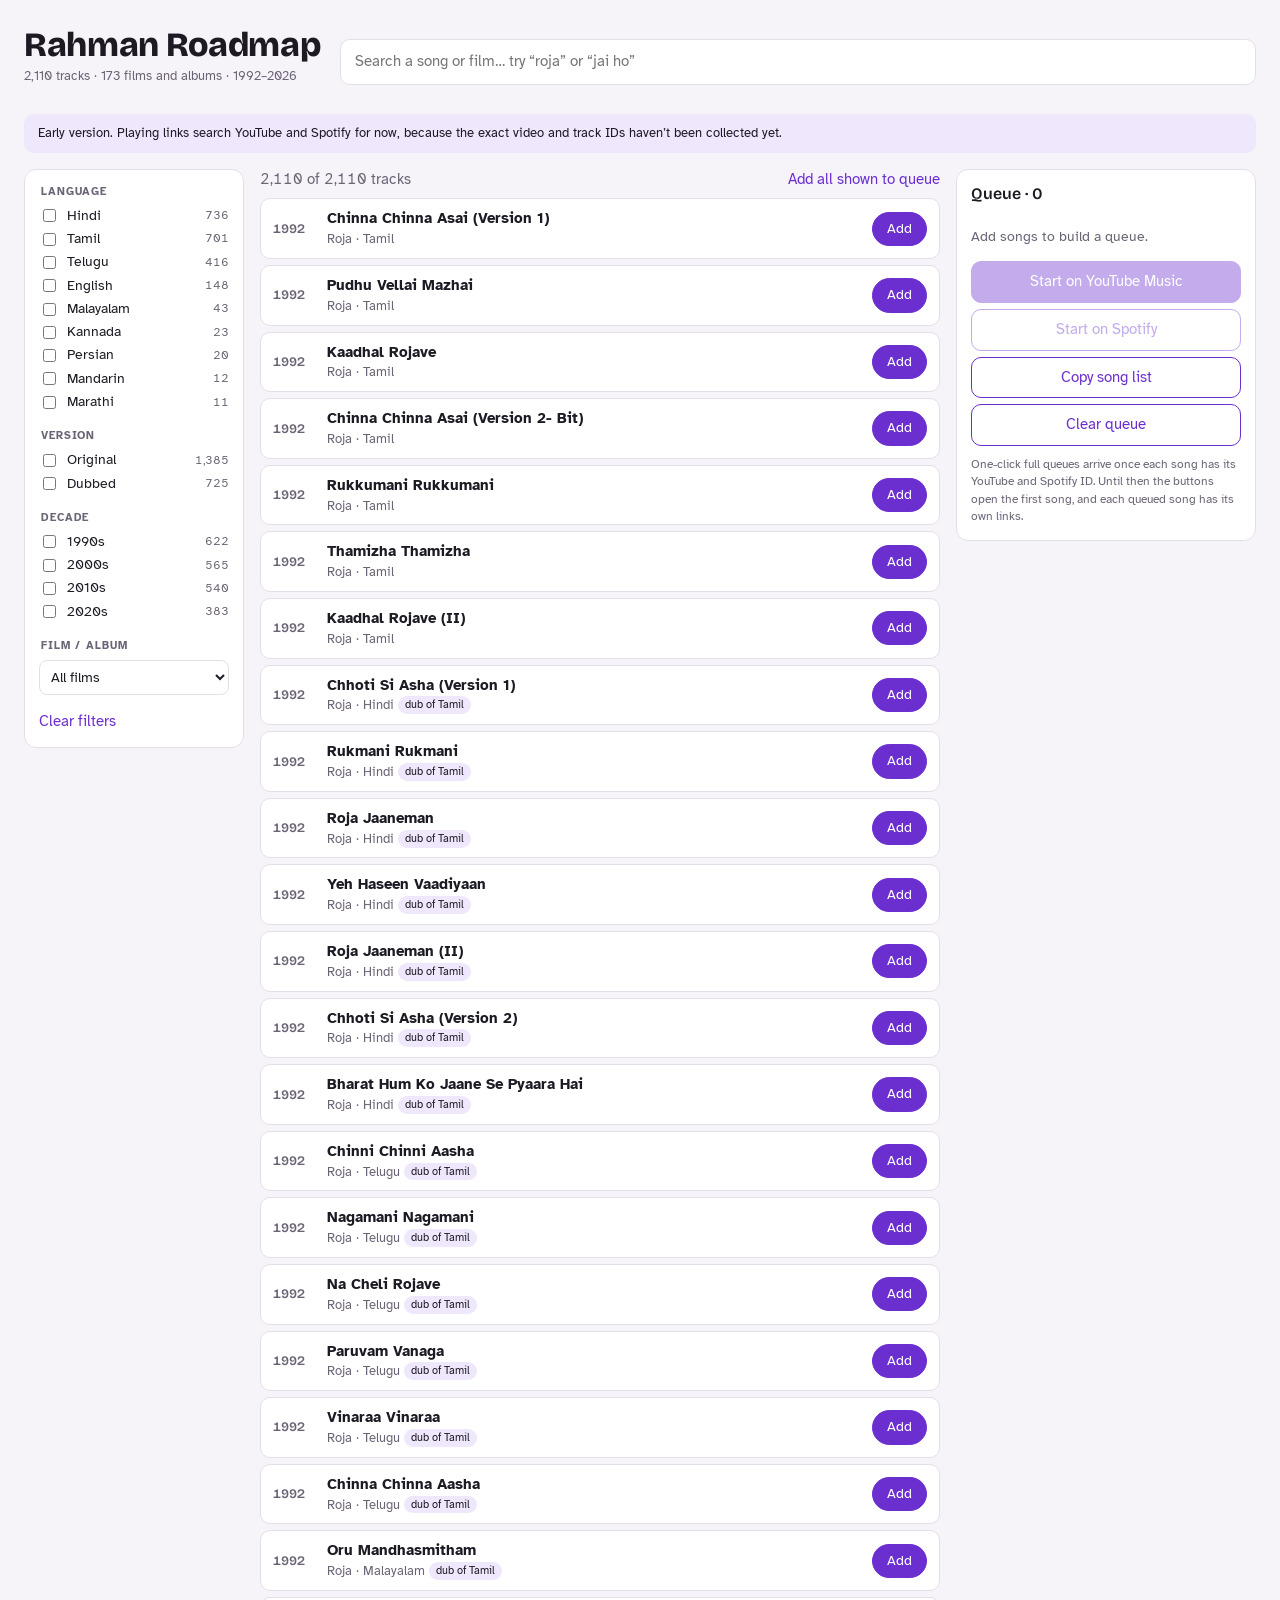
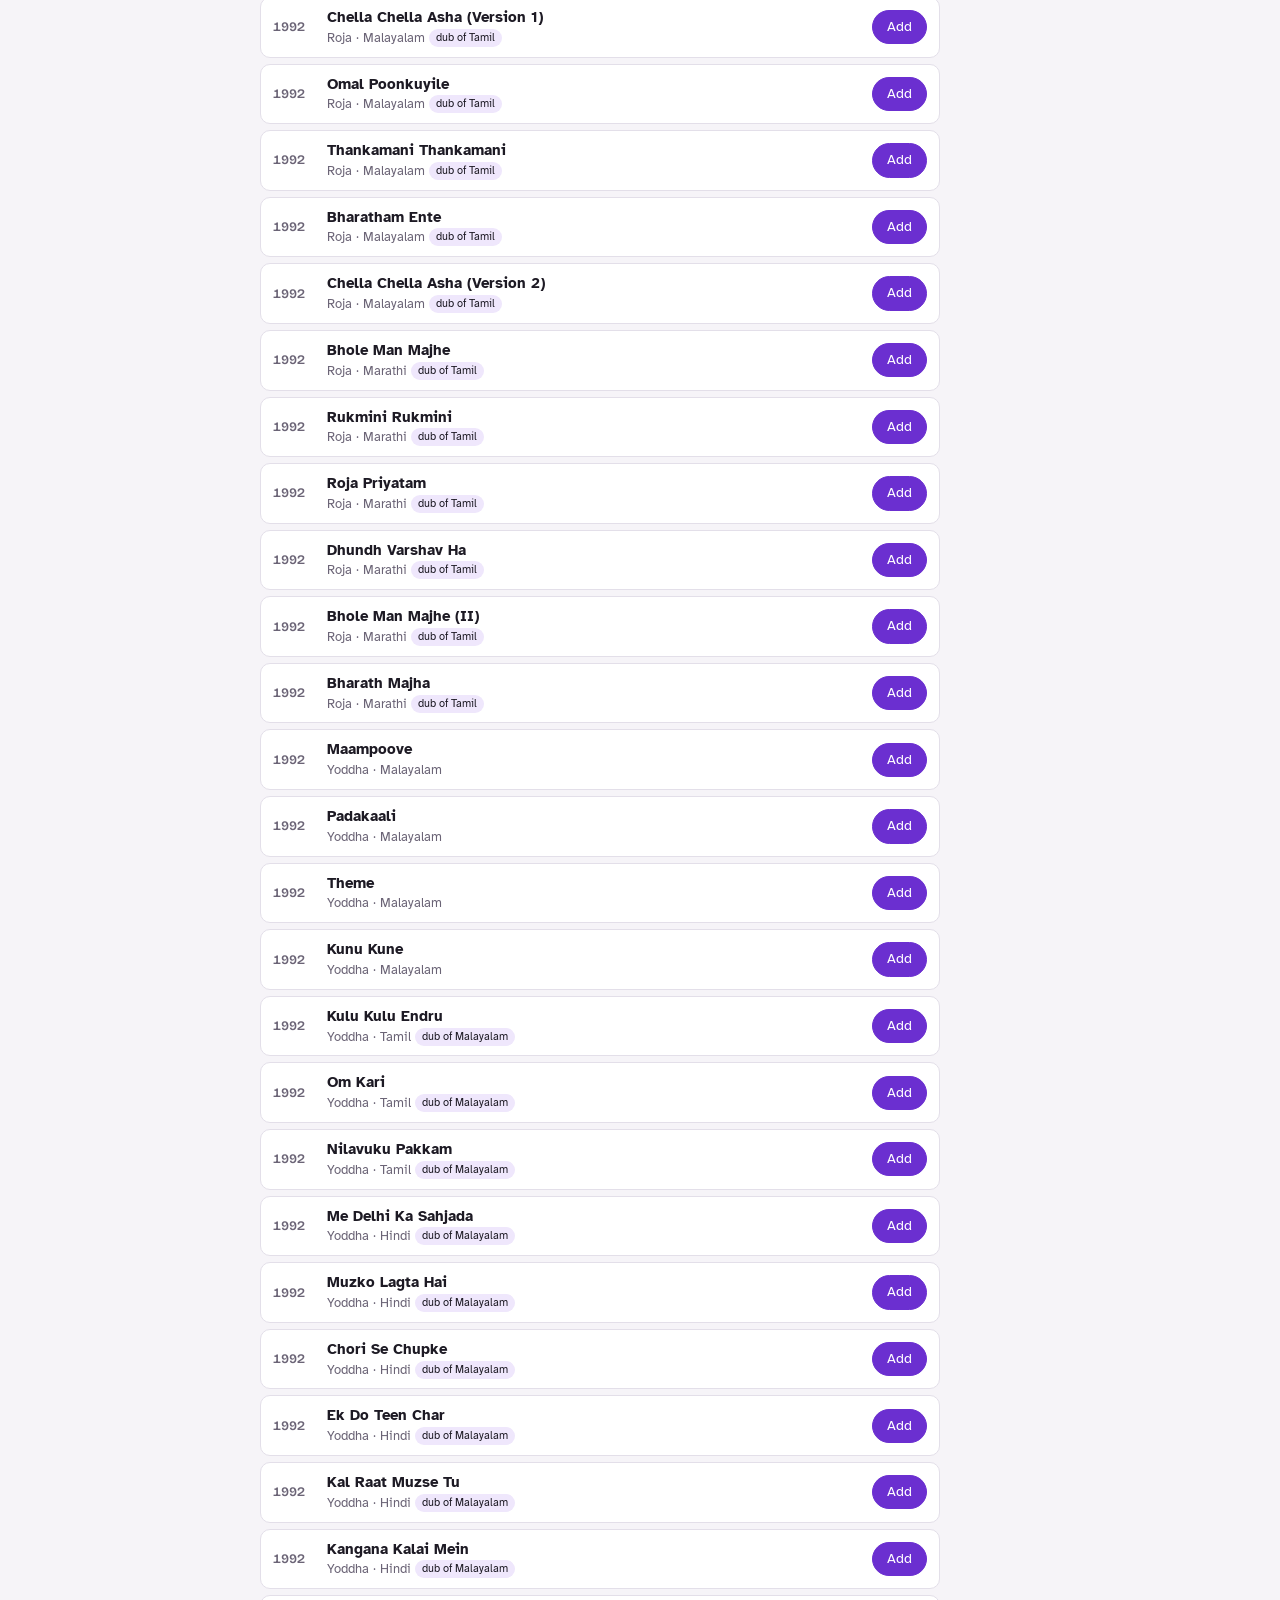
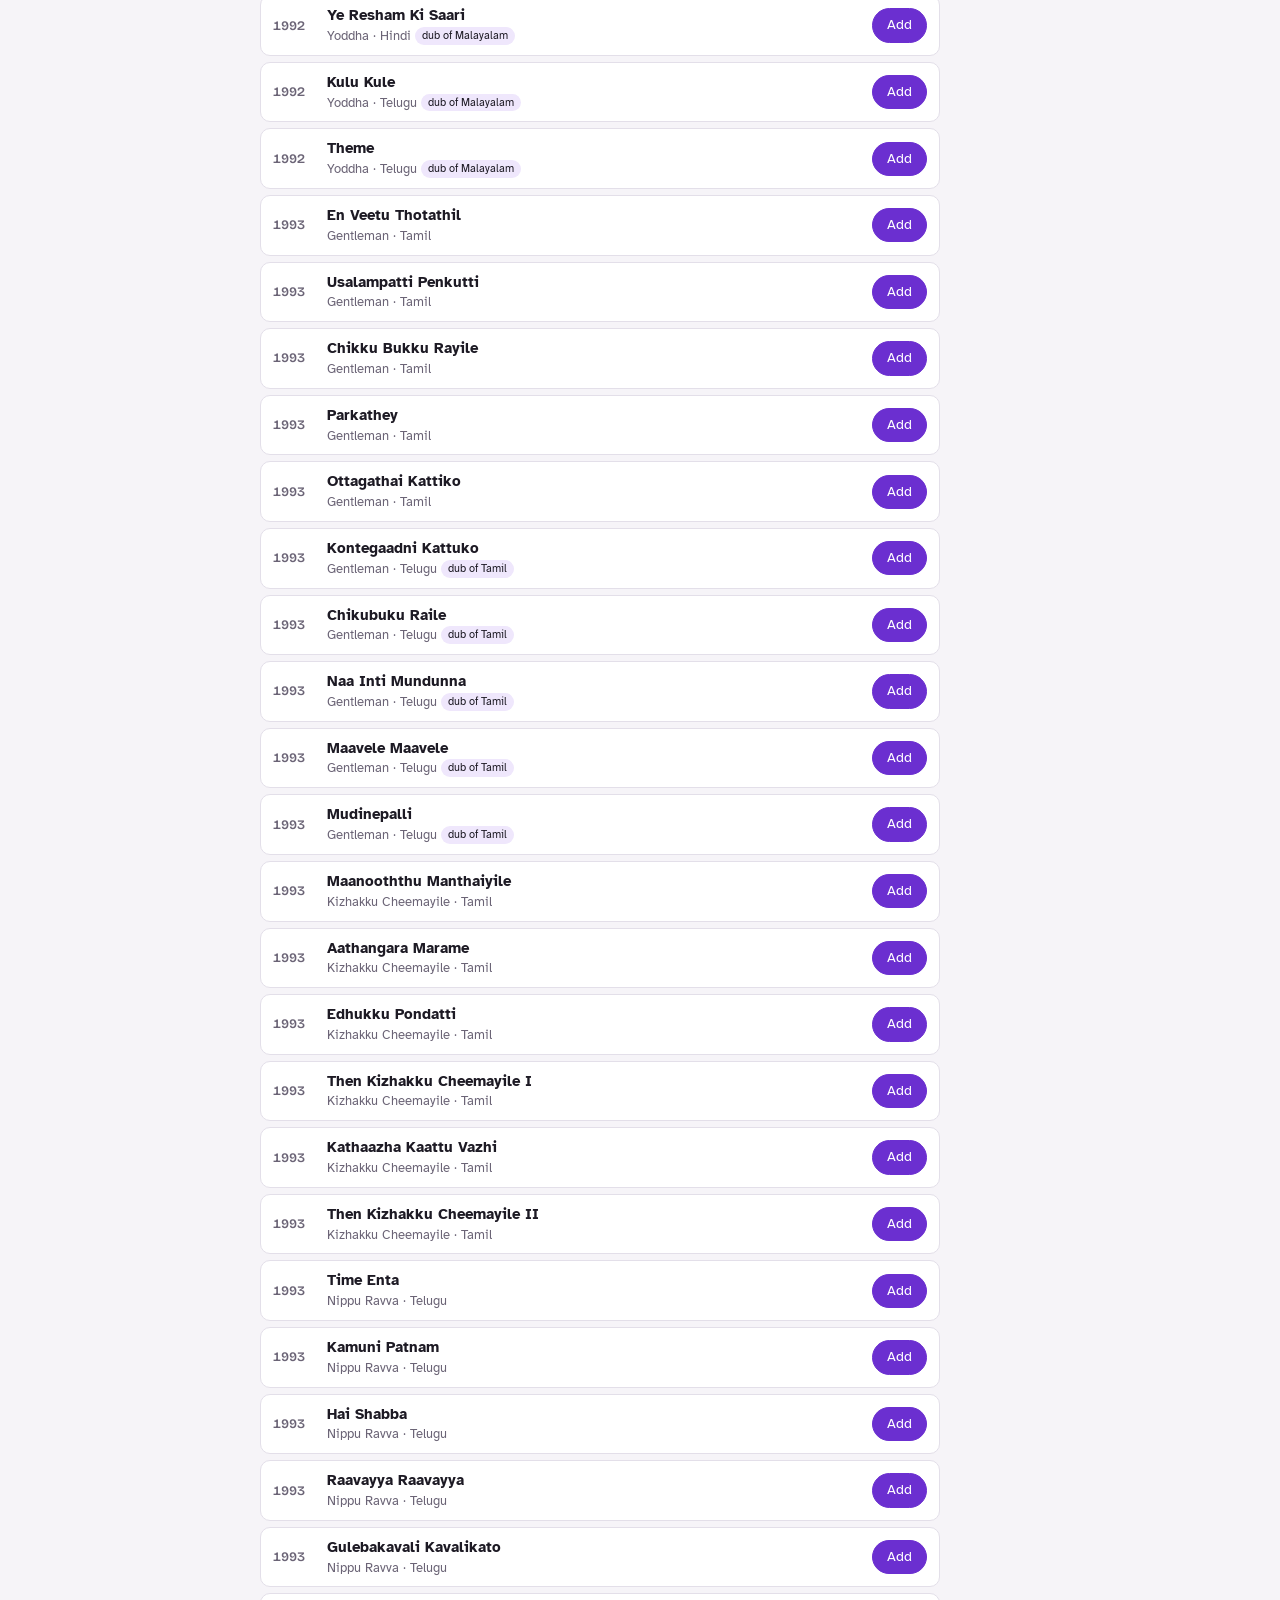
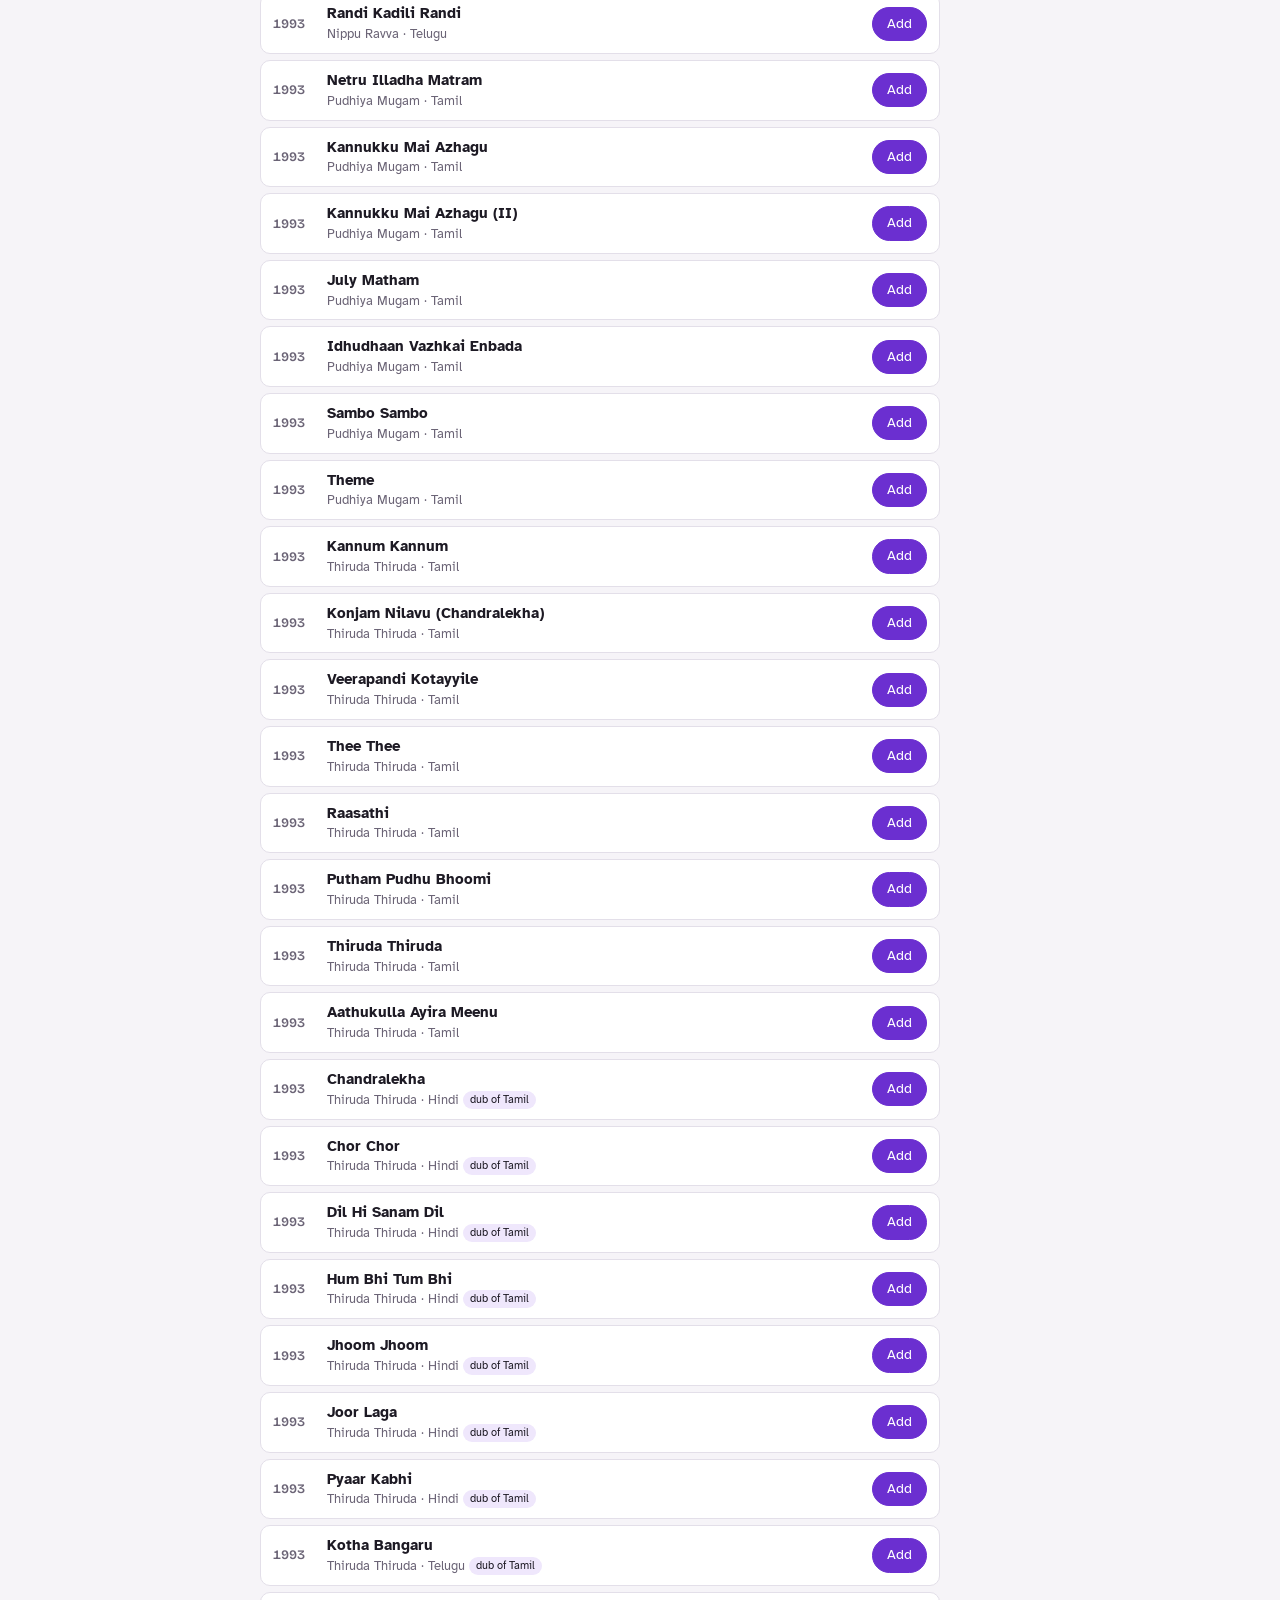
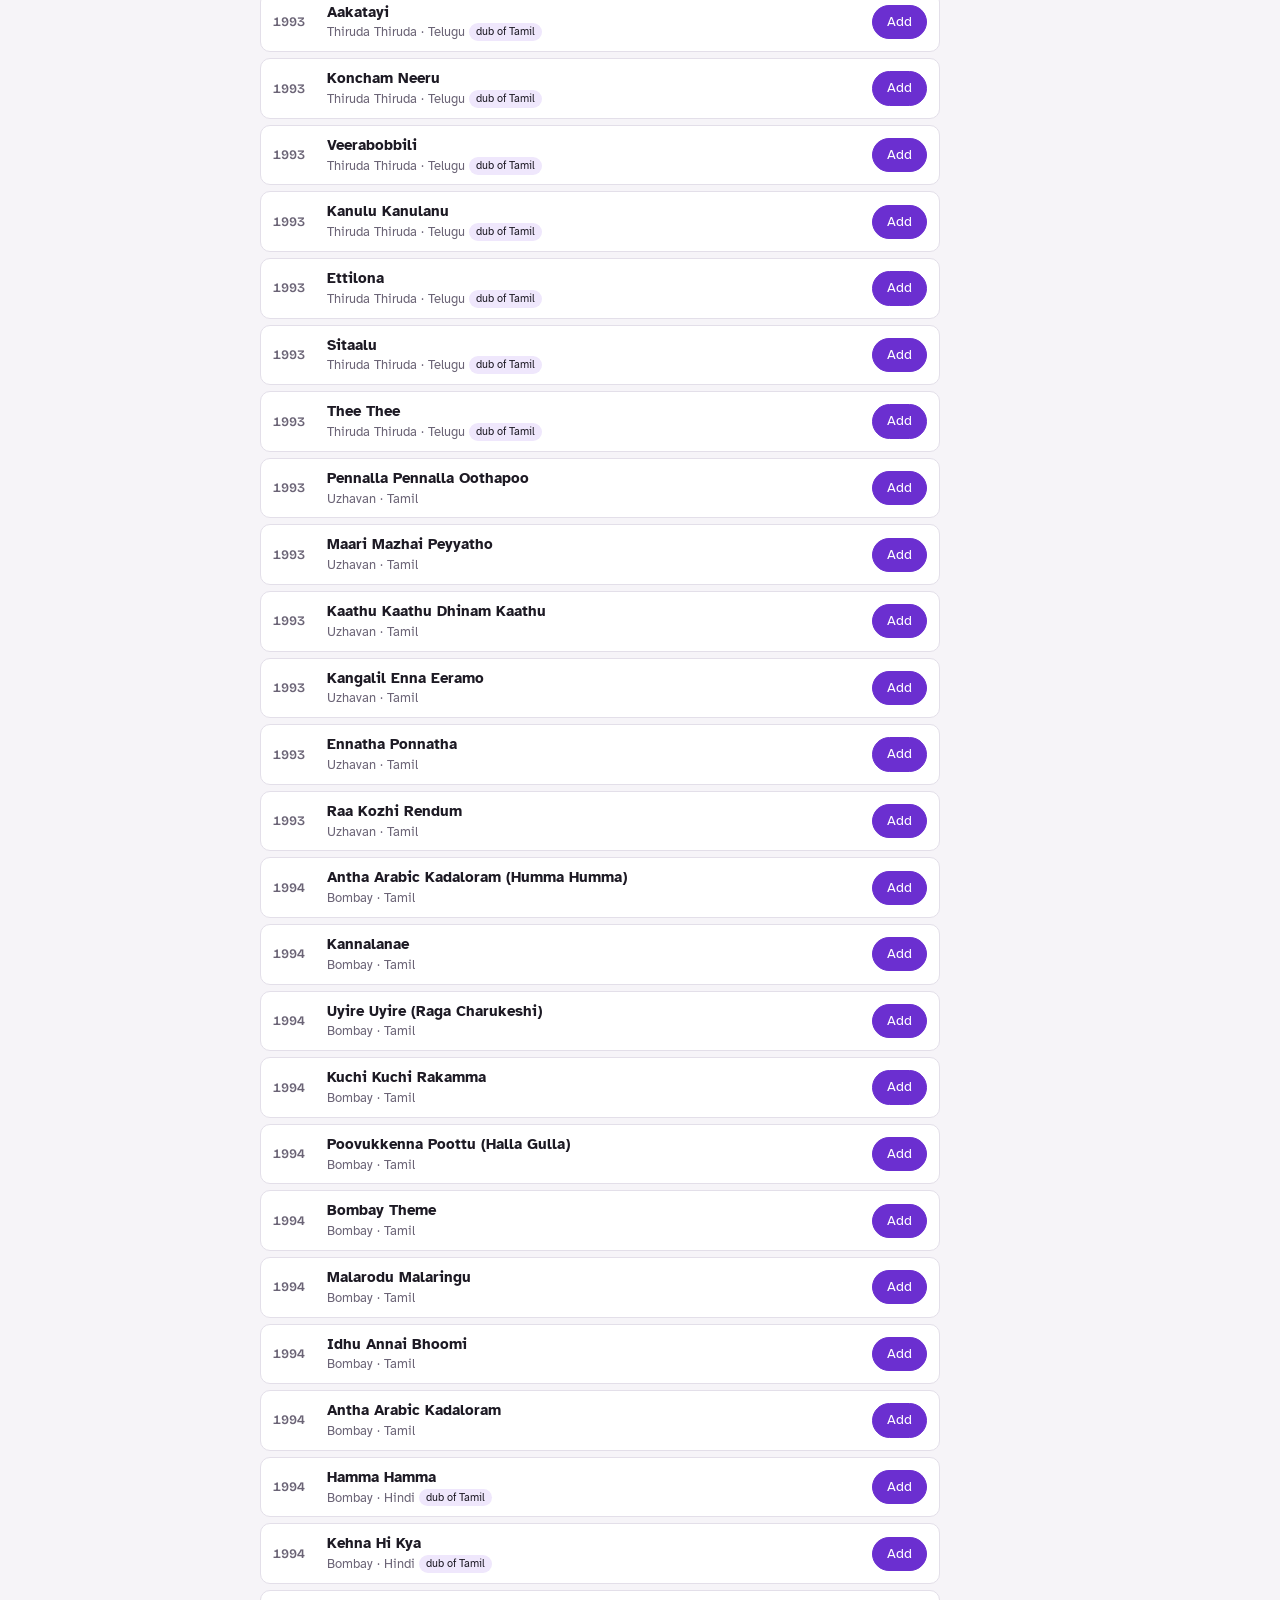
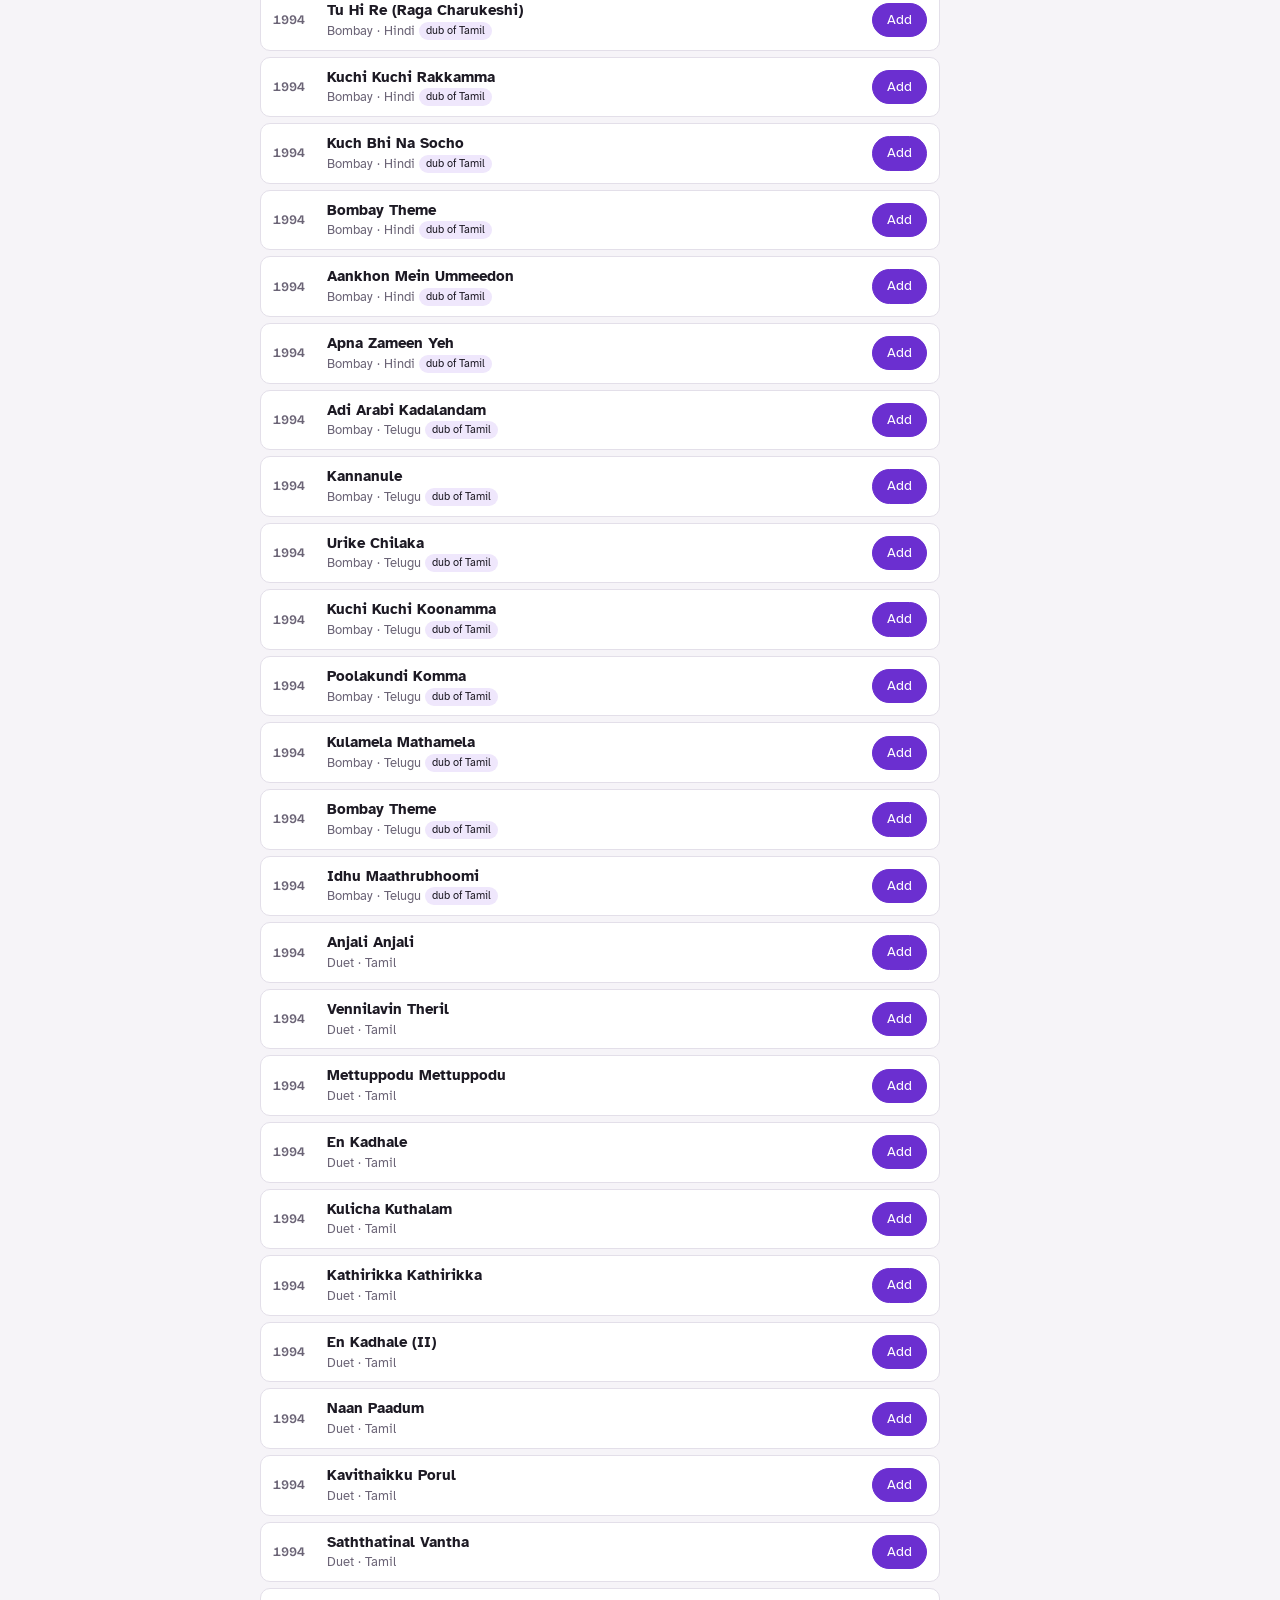
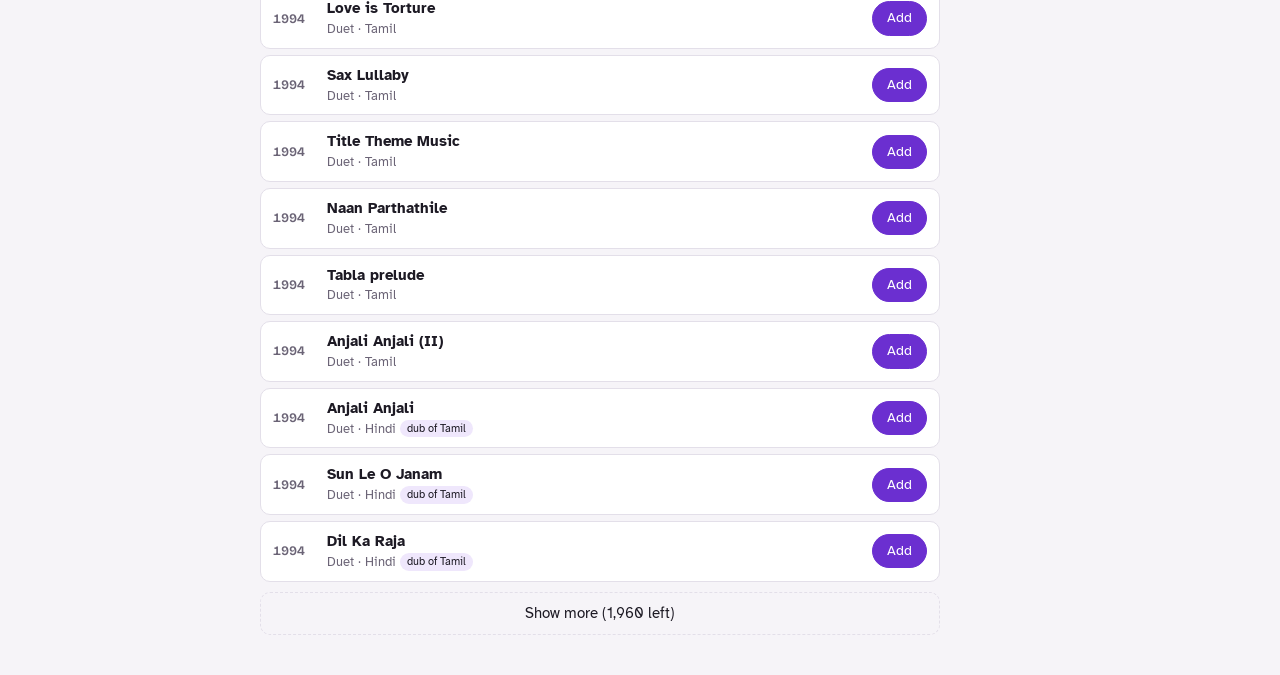
<file: index.html>
<!doctype html>
<html lang="en">
<head>
<meta charset="utf-8">
<meta name="viewport" content="width=device-width, initial-scale=1">
<title>Rahman Roadmap</title>
<link rel="preconnect" href="https://fonts.googleapis.com">
<link rel="stylesheet" href="https://fonts.googleapis.com/css2?family=Bricolage+Grotesque:opsz,wght@12..96,600;12..96,800&family=Atkinson+Hyperlegible:wght@400;700&display=swap">
<style>
/* Layout: three columns on desktop (filters | tracks | queue), one stacked column on phones */
:root {
  --bg: #f6f4f8; --panel: #ffffff; --fg: #1d1a24; --muted: #6b6476; --line: #e3dfe9;
  --accent: #6b2fd0; --accent-soft: #efe7fc; --on-accent: #ffffff;
  --display: "Bricolage Grotesque", "Segoe UI", system-ui, sans-serif;
  --body: "Atkinson Hyperlegible", system-ui, -apple-system, sans-serif;
}
@media (prefers-color-scheme: dark) {
  :root:not([data-theme="light"]) {
    --bg: #141118; --panel: #1d1923; --fg: #ece8f2; --muted: #9d95aa; --line: #2f2938;
    --accent: #b28cff; --accent-soft: #2c2240; --on-accent: #160f22; color-scheme: dark;
  }
}
:root[data-theme="dark"] {
  --bg: #141118; --panel: #1d1923; --fg: #ece8f2; --muted: #9d95aa; --line: #2f2938;
  --accent: #b28cff; --accent-soft: #2c2240; --on-accent: #160f22; color-scheme: dark;
}
* { box-sizing: border-box; }
body { background: var(--bg); color: var(--fg); font: 15px/1.45 var(--body); padding-inline: 16px; padding-block: 0 32px; }
header { display: flex; flex-wrap: wrap; gap: 12px 20px; align-items: end; padding-block: 20px 16px; }
h1 { font: 800 clamp(24px, 4vw, 34px)/1 var(--display); margin: 0; letter-spacing: -0.01em; text-wrap: balance; }
h1 small { display: block; font: 400 13px/1.3 var(--body); color: var(--muted); letter-spacing: 0; margin-top: 6px; }
#q { flex: 1 1 280px; min-width: 0; padding: 11px 14px; font: inherit; border: 1px solid var(--line); border-radius: 10px; background: var(--panel); color: var(--fg); }
#q:focus-visible, button:focus-visible, a:focus-visible, select:focus-visible, input:focus-visible { outline: 2px solid var(--accent); outline-offset: 2px; }
.preview-note { background: var(--accent-soft); border-radius: 10px; padding: 10px 14px; font-size: 13px; margin-bottom: 16px; }
main { display: grid; grid-template-columns: 220px minmax(0, 1fr) 300px; gap: 16px; align-items: start; }
.panel { background: var(--panel); border: 1px solid var(--line); border-radius: 12px; padding: 14px; position: sticky; top: calc(env(safe-area-inset-top, 0px) + 12px); }
.panel h2 { font: 600 16px var(--display); margin: 0 0 10px; }
fieldset { border: 0; padding: 0; margin: 0 0 16px; display: grid; gap: 3px; }
legend { font-size: 11px; font-weight: 700; text-transform: uppercase; letter-spacing: .08em; color: var(--muted); margin-bottom: 6px; }
fieldset label { display: flex; gap: 8px; align-items: center; font-size: 14px; }
fieldset label span { margin-left: auto; color: var(--muted); font-size: 12px; font-variant-numeric: tabular-nums; }
select { width: 100%; padding: 7px; font: inherit; font-size: 14px; border: 1px solid var(--line); border-radius: 8px; background: var(--panel); color: var(--fg); }
.status { color: var(--muted); margin: 0 0 8px; font-variant-numeric: tabular-nums; display: flex; justify-content: space-between; gap: 8px; flex-wrap: wrap; }
.linkish { background: none; border: 0; color: var(--accent); padding: 0; font: inherit; cursor: pointer; }
#list { list-style: none; margin: 0; padding: 0; display: grid; gap: 6px; }
#list li { display: flex; gap: 12px; align-items: center; background: var(--panel); border: 1px solid var(--line); border-radius: 10px; padding: 9px 12px; }
.year { font: 600 13px var(--display); color: var(--muted); width: 3.2em; flex: none; font-variant-numeric: tabular-nums; }
.meta { flex: 1; min-width: 0; }
.t { font-weight: 700; overflow-wrap: anywhere; }
.s { color: var(--muted); font-size: 13px; }
.chip { display: inline-block; font-size: 11px; padding: 1px 7px; border-radius: 99px; background: var(--accent-soft); color: var(--fg); margin-left: 4px; vertical-align: 1px; }
button.add { flex: none; padding: 6px 14px; border-radius: 99px; border: 1px solid var(--accent); background: var(--accent); color: var(--on-accent); font: inherit; font-size: 14px; cursor: pointer; }
button.add.on { background: transparent; color: var(--accent); }
#more { margin-top: 10px; width: 100%; padding: 10px; border: 1px dashed var(--line); background: transparent; color: var(--fg); border-radius: 10px; font: inherit; cursor: pointer; }
#queue-list { margin: 0 0 12px; padding-left: 22px; max-height: 45vh; overflow: auto; font-size: 14px; }
#queue-list li { margin-bottom: 6px; }
#queue-list a { color: var(--accent); font-size: 12px; margin-right: 6px; }
#queue-list button { background: none; border: 0; color: var(--muted); cursor: pointer; font: inherit; font-size: 12px; padding: 0; }
.empty { color: var(--muted); font-size: 14px; }
.actions { display: grid; gap: 6px; }
.btn { display: block; text-align: center; padding: 9px 12px; border-radius: 10px; background: var(--accent); color: var(--on-accent); text-decoration: none; border: 1px solid var(--accent); font: inherit; cursor: pointer; }
.btn.ghost { background: transparent; color: var(--accent); }
.btn[aria-disabled="true"] { opacity: .4; pointer-events: none; }
#copy-box { width: 100%; height: 90px; margin-top: 8px; font: 12px/1.4 ui-monospace, monospace; background: var(--bg); color: var(--fg); border: 1px solid var(--line); border-radius: 8px; }
.note { color: var(--muted); font-size: 12px; margin: 10px 0 0; }
@media (max-width: 960px) {
  main { grid-template-columns: minmax(0, 1fr); }
  .panel { position: static; }
  #queue { order: -1; }
}
@media (prefers-reduced-motion: reduce) { * { scroll-behavior: auto !important; } }
</style>
</head>
<body>

<header>
  <h1>Rahman Roadmap<small id="tagline"></small></h1>
  <input id="q" type="search" placeholder="Search a song or film… try “roja” or “jai ho”" autocomplete="off" aria-label="Search songs">
</header>
<p class="preview-note">Early version. Playing links search YouTube and Spotify for now, because the exact video and track IDs haven’t been collected yet.</p>

<main>
  <aside class="panel" id="filters" aria-label="Filters">
    <fieldset id="f-lang"><legend>Language</legend></fieldset>
    <fieldset id="f-version"><legend>Version</legend></fieldset>
    <fieldset id="f-decade"><legend>Decade</legend></fieldset>
    <fieldset><legend>Film / album</legend><select id="f-film" aria-label="Film or album"><option value="">All films</option></select></fieldset>
    <button class="linkish" id="reset">Clear filters</button>
  </aside>

  <section aria-label="Songs">
    <p class="status"><span id="count"></span><button class="linkish" id="add-all">Add all shown to queue</button></p>
    <ul id="list"></ul>
    <button id="more" hidden>Show more</button>
  </section>

  <aside class="panel" id="queue" aria-label="Your queue">
    <h2>Queue · <span id="qn">0</span></h2>
    <ol id="queue-list"></ol>
    <p class="empty" id="q-empty">Add songs to build a queue.</p>
    <div class="actions">
      <a class="btn" id="yt" target="_blank" rel="noopener">Start on YouTube Music</a>
      <a class="btn ghost" id="sp" target="_blank" rel="noopener">Start on Spotify</a>
      <button class="btn ghost" id="copy">Copy song list</button>
      <button class="btn ghost" id="clear">Clear queue</button>
    </div>
    <textarea id="copy-box" readonly hidden aria-label="Song list to copy"></textarea>
    <p class="note">One-click full queues arrive once each song has its YouTube and Spotify ID. Until then the buttons open the first song, and each queued song has its own links.</p>
  </aside>
</main>

<script>
function start(RAW) {
const songs = RAW.map(([title, film, lang, year, dubOf], i) => ({
  id: i, title, film, lang, year, dubOf,
  decade: `${Math.floor(year / 10) * 10}s`,
  version: dubOf ? "Dubbed" : "Original",
}));
const norm = t => t.normalize("NFD").replace(/[̀-ͯ]/g, "").toLowerCase()
  .replace(/aa/g, "a").replace(/ee/g, "i").replace(/oo/g, "u").replace(/[^a-z0-9 ]/g, " ");
for (const s of songs) s.hay = norm(`${s.title} ${s.film} ${s.lang} ${s.year}`);

const $ = id => document.getElementById(id);
const PAGE = 150;
let limit = PAGE;
const sel = { lang: new Set(), version: new Set(), decade: new Set() };
let queue = [];
try { queue = JSON.parse(localStorage.getItem("rr-queue")) || []; } catch {}
const save = () => { try { localStorage.setItem("rr-queue", JSON.stringify(queue)); } catch {} };

const films = new Set(songs.map(s => s.film));
$("tagline").textContent = `${songs.length.toLocaleString()} tracks · ${films.size} films and albums · ${songs[0].year}–${songs[songs.length - 1].year}`;

function buildChecks(key, box, order) {
  const counts = new Map();
  for (const s of songs) counts.set(s[key], (counts.get(s[key]) || 0) + 1);
  const keys = [...counts.keys()].sort(order || ((a, b) => counts.get(b) - counts.get(a)));
  for (const k of keys) {
    const label = document.createElement("label");
    const cb = document.createElement("input");
    cb.type = "checkbox"; cb.id = `f-${key}-${k}`; cb.value = k;
    cb.onchange = () => { cb.checked ? sel[key].add(k) : sel[key].delete(k); limit = PAGE; render(); };
    const n = document.createElement("span"); n.textContent = counts.get(k).toLocaleString();
    label.append(cb, k, n);
    box.append(label);
  }
}
buildChecks("lang", $("f-lang"));
buildChecks("version", $("f-version"));
buildChecks("decade", $("f-decade"), (a, b) => a.localeCompare(b));
const filmYear = new Map();
for (const s of songs) if (!filmYear.has(s.film)) filmYear.set(s.film, s.year);
for (const [f, y] of [...filmYear].sort((a, b) => a[0].localeCompare(b[0]))) {
  const o = document.createElement("option"); o.value = f; o.textContent = `${f} (${y})`; $("f-film").append(o);
}
$("f-film").onchange = () => { limit = PAGE; render(); };

function shown() {
  const words = norm($("q").value).split(/\s+/).filter(Boolean);
  const film = $("f-film").value;
  return songs.filter(s =>
    words.every(w => s.hay.includes(w)) &&
    (!film || s.film === film) &&
    ["lang", "version", "decade"].every(k => sel[k].size === 0 || sel[k].has(s[k])));
}

function render() {
  const res = shown();
  $("count").textContent = `${res.length.toLocaleString()} of ${songs.length.toLocaleString()} tracks`;
  const list = $("list"); list.innerHTML = "";
  for (const s of res.slice(0, limit)) {
    const li = document.createElement("li");
    const y = document.createElement("span"); y.className = "year"; y.textContent = s.year;
    const meta = document.createElement("div"); meta.className = "meta";
    const t = document.createElement("div"); t.className = "t"; t.textContent = s.title;
    const sub = document.createElement("div"); sub.className = "s"; sub.textContent = `${s.film} · ${s.lang}`;
    if (s.dubOf) { const c = document.createElement("span"); c.className = "chip"; c.textContent = `dub of ${s.dubOf}`; sub.append(c); }
    meta.append(t, sub);
    const on = queue.includes(s.id);
    const b = document.createElement("button"); b.className = "add" + (on ? " on" : "");
    b.textContent = on ? "Added" : "Add"; b.setAttribute("aria-pressed", on);
    b.onclick = () => toggle(s.id);
    li.append(y, meta, b); list.append(li);
  }
  $("more").hidden = res.length <= limit;
  $("more").textContent = `Show more (${(res.length - limit).toLocaleString()} left)`;
  renderQueue();
}

const query = s => `${s.title} ${s.film} A.R. Rahman`;
const ytm = s => `https://music.youtube.com/search?q=${encodeURIComponent(query(s))}`;
const spot = s => `https://open.spotify.com/search/${encodeURIComponent(`${s.title} ${s.film}`)}`;

function renderQueue() {
  const items = queue.map(i => songs[i]).filter(Boolean);
  $("qn").textContent = items.length;
  $("q-empty").hidden = items.length > 0;
  const ol = $("queue-list"); ol.innerHTML = "";
  for (const s of items) {
    const li = document.createElement("li");
    const name = document.createElement("div"); name.textContent = `${s.title} · ${s.film}`;
    const yt = document.createElement("a"); yt.href = ytm(s); yt.target = "_blank"; yt.rel = "noopener"; yt.textContent = "YouTube Music";
    const sp = document.createElement("a"); sp.href = spot(s); sp.target = "_blank"; sp.rel = "noopener"; sp.textContent = "Spotify";
    const rm = document.createElement("button"); rm.textContent = "Remove"; rm.onclick = () => toggle(s.id);
    li.append(name, yt, sp, rm); ol.append(li);
  }
  for (const id of ["yt", "sp"]) $(id).setAttribute("aria-disabled", items.length === 0);
  if (items.length) { $("yt").href = ytm(items[0]); $("sp").href = spot(items[0]); }
  else { $("yt").removeAttribute("href"); $("sp").removeAttribute("href"); }
  $("copy").disabled = $("clear").disabled = items.length === 0;
  $("copy-box").value = items.map(s => `${s.title} - A.R. Rahman (${s.film})`).join("\n");
}

function toggle(id) {
  queue = queue.includes(id) ? queue.filter(q => q !== id) : [...queue, id];
  save(); render();
}

$("q").addEventListener("input", () => { limit = PAGE; render(); });
$("more").onclick = () => { limit += PAGE; render(); };
$("add-all").onclick = () => {
  const ids = shown().map(s => s.id);
  if (ids.length > 300) { $("count").textContent = `Narrow it down first: ${ids.length.toLocaleString()} tracks is more than 300.`; return; }
  queue = [...queue, ...ids.filter(i => !queue.includes(i))]; save(); render();
};
$("reset").onclick = () => {
  for (const k in sel) sel[k].clear();
  document.querySelectorAll("#filters input").forEach(cb => cb.checked = false);
  $("f-film").value = ""; $("q").value = ""; limit = PAGE; render();
};
$("clear").onclick = () => { queue = []; save(); render(); };
$("copy").onclick = async () => {
  const box = $("copy-box"); box.hidden = false;
  try { await navigator.clipboard.writeText(box.value); $("copy").textContent = "Copied"; }
  catch { box.select(); $("copy").textContent = "Press Ctrl/Cmd+C to copy"; }
  setTimeout(() => $("copy").textContent = "Copy song list", 2000);
};
render();
}

fetch("data/rahman.json")
  .then(r => r.json())
  .then(start)
  .catch(err => { document.getElementById("count").textContent = `Could not load songs: ${err.message}`; });
</script>
</body>
</html>
</file>
